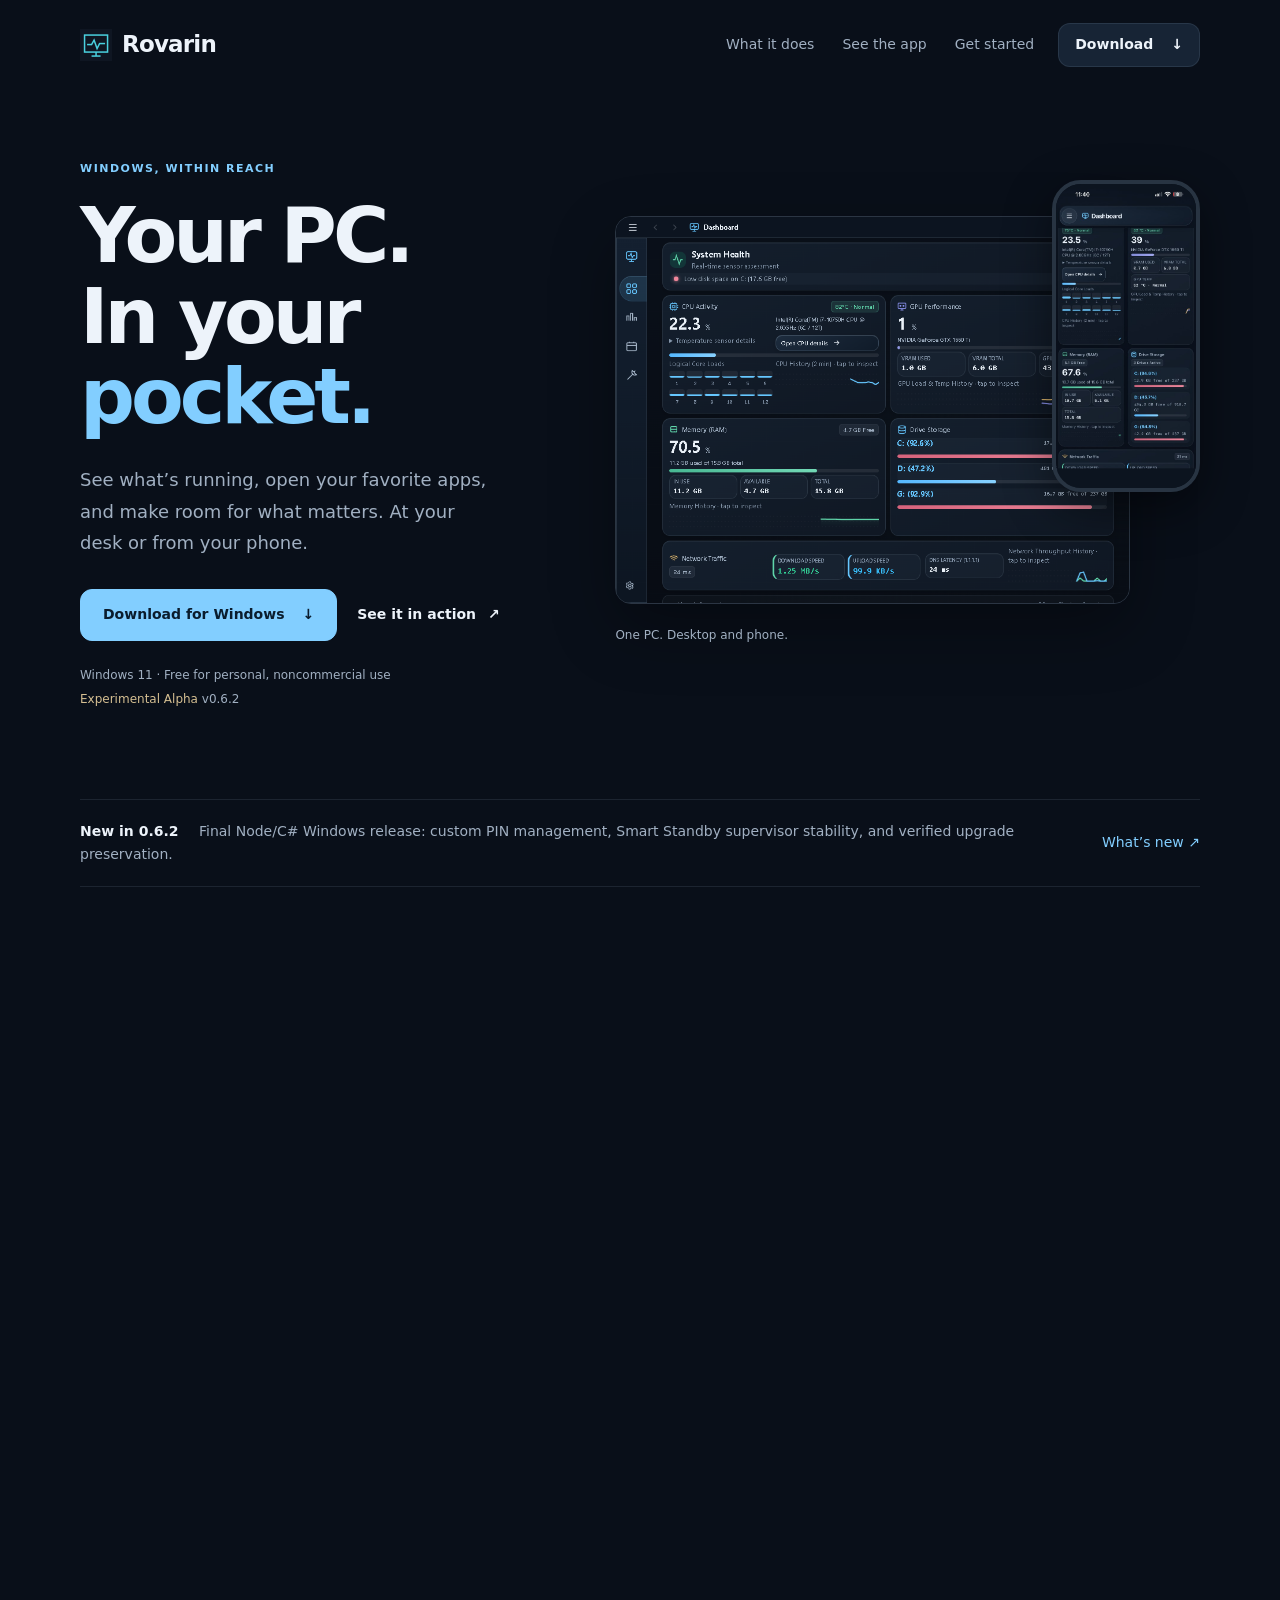
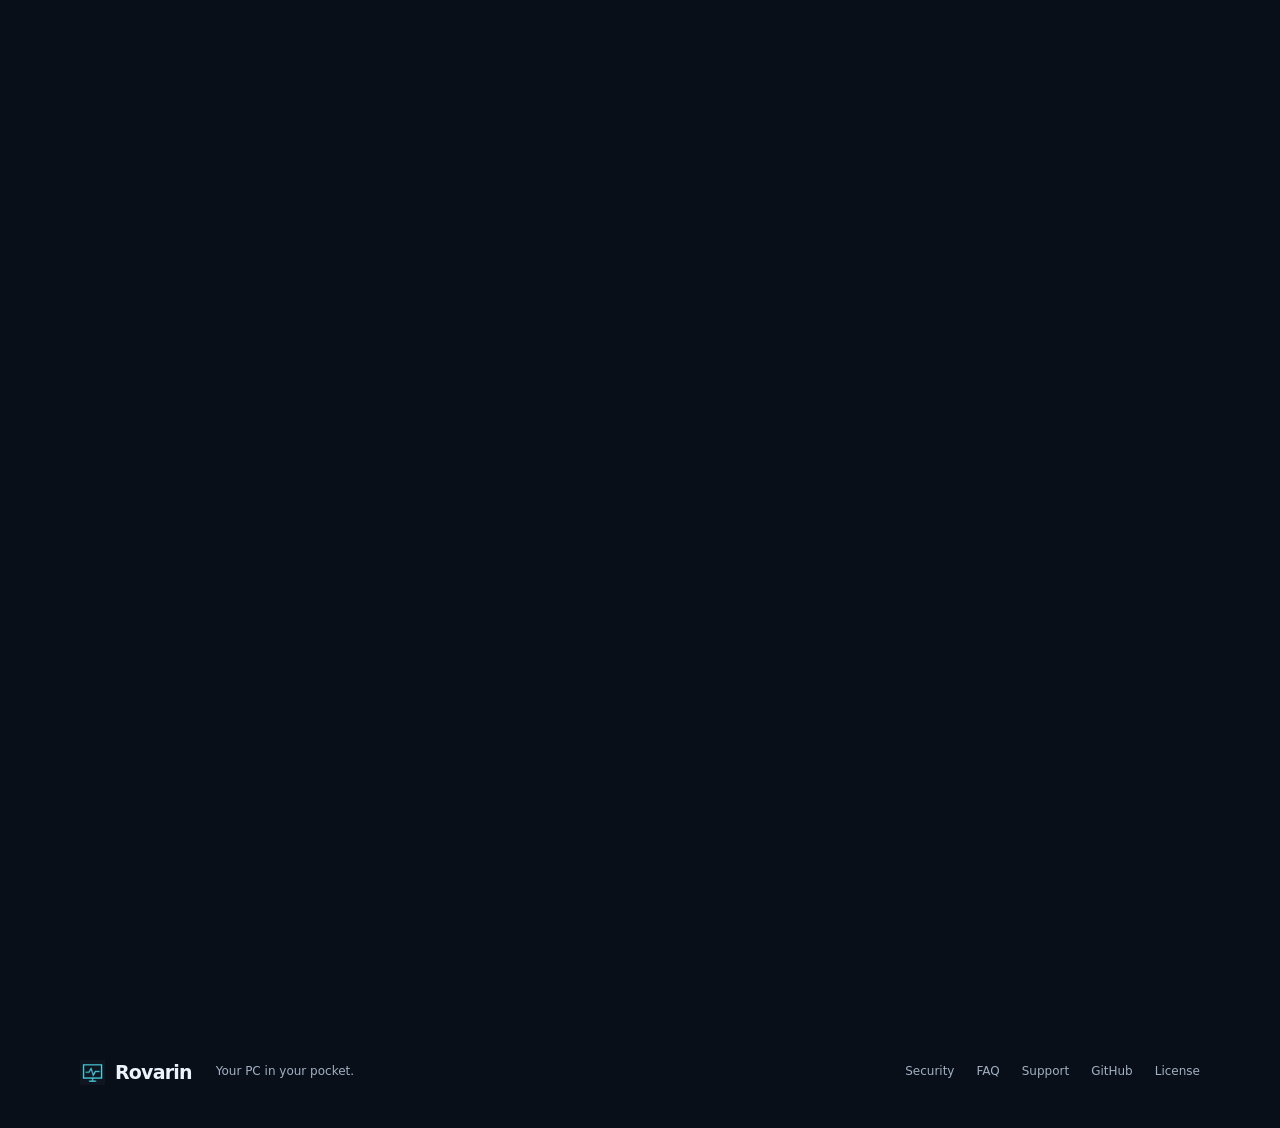
<file: index.html>
<!doctype html>
<html lang="en">
<head>
  <meta charset="utf-8"><meta name="viewport" content="width=device-width,initial-scale=1">
  <meta name="theme-color" content="#090f19">
  <meta name="description" content="Your PC in your pocket. Rovarin brings Windows monitoring, processes and maintenance to a native desktop app and your phone, connected through Tailscale.">
  <meta http-equiv="Content-Security-Policy" content="default-src 'self'; img-src 'self'; style-src 'self'; script-src 'self' 'sha256-9p12jeQcRcm+Gd/pIW0yFte/k/zZdJ9MRvIP1ODaRV0='; object-src 'none'; base-uri 'none'; form-action 'none'">
  <meta property="og:title" content="Rovarin — Your PC in your pocket."><meta property="og:description" content="Keep an eye on your Windows PC. At your desk or from your phone.">
  <title>Rovarin — Your PC in your pocket.</title>
  <link rel="icon" href="/assets/images/icon.png"><link rel="stylesheet" href="/assets/css/home.css?v=040-release"><script src="/assets/js/home.js?v=040-release" defer></script>
<link rel="canonical" href="https://rovarinofficial.com/"><meta name="robots" content="index, follow"><meta property="og:type" content="website"><meta property="og:site_name" content="Rovarin"><meta property="og:url" content="https://rovarinofficial.com/"><meta property="og:image" content="https://rovarinofficial.com/assets/images/social-preview.png"><meta name="twitter:card" content="summary_large_image"><meta name="twitter:title" content="Rovarin — Your PC in your pocket."><meta name="twitter:description" content="Monitor and control your Windows PC from your phone."><meta name="twitter:image" content="https://rovarinofficial.com/assets/images/social-preview.png"><script type="application/ld+json">{"@context":"https://schema.org","@graph":[{"@type":"WebSite","name":"Rovarin","url":"https://rovarinofficial.com/"},{"@type":"SoftwareApplication","name":"Rovarin","applicationCategory":"UtilitiesApplication","operatingSystem":"Windows 11","softwareVersion":"0.6.2","description":"Monitor and control your Windows PC from a phone or supported browser through Tailscale. Rovarin runs on your own PC.","url":"https://rovarinofficial.com/","downloadUrl":"https://github.com/DontMovePlease/Rovarin/releases/download/v0.6.2/RovarinSetup.exe","offers":{"@type":"Offer","price":"0","priceCurrency":"USD","description":"Personal/noncommercial use under PolyForm Noncommercial 1.0.0"},"sameAs":["https://github.com/DontMovePlease/Rovarin"],"releaseNotes":"https://github.com/DontMovePlease/Rovarin/releases/tag/v0.6.2","license":"https://github.com/DontMovePlease/Rovarin/blob/main/LICENSE"},{"@type":"Organization","name":"Rovarin","url":"https://rovarinofficial.com/","logo":"https://rovarinofficial.com/assets/images/icon.png","email":"support@rovarinofficial.com","contactPoint":{"@type":"ContactPoint","email":"support@rovarinofficial.com","contactType":"customer support"}}]}</script></head>
<body>
<a class="skip" href="#main">Skip to content</a>
<header class="site-header wrap">
  <a class="brand" href="/" aria-label="Rovarin home"><img src="/assets/images/icon.png" alt="" width="32" height="32">Rovarin</a>
  <button class="menu-toggle" data-menu type="button" aria-expanded="false" aria-controls="nav-links" aria-label="Open navigation">☰</button>
  <nav data-nav id="nav-links" aria-label="Main navigation"><a href="#features">What it does</a><a href="#look">See the app</a><a href="#setup">Get started</a></nav>
  <a class="button small" href="https://github.com/DontMovePlease/Rovarin/releases/download/v0.6.2/RovarinSetup.exe">Download <span aria-hidden="true">↓</span></a>
</header>
<main id="main">
<section class="hero wrap">
  <div class="hero-copy">
    <p class="eyebrow">Windows, within reach</p>
    <h1>Your PC.<br>In your <span>pocket.</span></h1>
    <p class="lead">See what’s running, open your favorite apps, and make room for what matters. At your desk or from your phone.</p>
    <div class="hero-actions"><a class="button primary" href="https://github.com/DontMovePlease/Rovarin/releases/download/v0.6.2/RovarinSetup.exe">Download for Windows <span aria-hidden="true">↓</span></a><a class="text-link" href="#look">See it in action <span aria-hidden="true">↗</span></a></div>
    <p class="download-note">Windows 11 · Free for personal, noncommercial use<br><span class="alpha-label">Experimental Alpha</span> v0.6.2</p>
  </div>
  <div class="hero-stage" aria-label="The Rovarin desktop and phone dashboard">
    <div class="desktop-shot"><img src="/assets/images/desktop-dashboard.png" alt="Rovarin on Windows showing live CPU, GPU, memory and network activity" width="888" height="668" fetchpriority="high"></div>
    <div class="phone-shot"><img src="/assets/images/phone-dashboard.jpg" alt="The same PC dashboard on an iPhone" width="471" height="1024" fetchpriority="high"></div>
    <p class="stage-caption">One PC. Desktop and phone.</p>
  </div>
</section>
<div id="updates" class="release-note wrap"><p><span class="release-tag">New in 0.6.2</span> Final Node/C# Windows release: custom PIN management, Smart Standby supervisor stability, and verified upgrade preservation.</p><a href="https://github.com/DontMovePlease/Rovarin/releases/tag/v0.6.2">What’s new <span aria-hidden="true">↗</span></a></div>
<section id="features" class="benefits wrap section" aria-labelledby="features-title">
  <div class="section-heading reveal"><p class="eyebrow">A clearer view of your PC</p><h2 id="features-title">Less digging. More doing.</h2><p>Useful everyday tools, together in one place.</p></div>
  <div class="benefit-grid">
    <article class="benefit reveal"><span class="feature-icon" aria-hidden="true">↗</span><h3>See what’s running.</h3><p>Check processor, memory and network activity. Find the apps using your PC’s resources in a live process list, with End task controls that stay in reach.</p><span class="benefit-detail">Dashboard &amp; Processes</span></article>
    <article class="benefit reveal"><span class="feature-icon violet" aria-hidden="true">▦</span><h3>Keep favorites close.</h3><p>Pin apps to Quick Launch and open them on your PC—even from your phone. Browse installed software in a list or grid.</p><span class="benefit-detail">Quick Launch · Applications · Supported startup controls</span></article>
    <article class="benefit reveal"><span class="feature-icon mint" aria-hidden="true">↺</span><h3>Clear a little clutter.</h3><p>Review supported removals, optionally preview and delete app-specific leftovers, and enable administrator maintenance once with local Windows UAC.</p><span class="benefit-detail">Uninstaller &amp; Maintenance</span></article>
  </div>
</section>
<section id="look" class="showcase wrap section reveal" aria-labelledby="look-title">
  <div class="section-heading"><p class="eyebrow">Take a look</p><h2 id="look-title">The actual app. On your devices.</h2><p>Choose a view to explore the dashboard and tools.</p></div>
  <div class="view-switch" role="group" aria-label="Choose screenshot view"><button type="button" data-view="desktop" aria-pressed="true">Desktop</button><button type="button" data-view="apps" aria-pressed="false">Apps</button><button type="button" data-view="mobile" aria-pressed="false">Phone</button><button type="button" data-view="phone-apps" aria-pressed="false">Phone apps</button><button type="button" data-view="maintenance" aria-pressed="false">Tools</button></div>
  <div class="showcase-screen" id="showcase-screen"><img id="showcase-image" src="/assets/images/desktop-dashboard.png" alt="Actual Rovarin Windows desktop dashboard" width="888" height="668" loading="lazy"><div class="showcase-caption"><span id="showcase-label">The Windows desktop dashboard</span><button type="button" id="expand-shot">View full screenshot <span aria-hidden="true">↗</span></button></div></div>
  <p class="fine-print">Real screenshots. Sensors, installed apps and available tools vary by PC.</p>
</section>
<section id="setup" class="setup wrap section" aria-labelledby="setup-title">
  <div class="section-heading reveal"><p class="eyebrow">Start here</p><h2 id="setup-title">At your desk first.<br>Your phone next.</h2><p>Use Rovarin locally, or connect another device when you’re ready.</p></div>
  <div class="steps">
    <article class="reveal"><span class="step-number">1</span><h3>Install on your PC.</h3><p>Download Rovarin for Windows and follow setup. Keep the PIN it creates for you.</p></article>
    <article class="reveal"><span class="step-number">2</span><h3>Connect your phone.</h3><p>Install Tailscale on both devices and sign into the same network. It’s a separate, secure connection tool.</p></article>
    <article class="reveal"><span class="step-number">3</span><h3>Open your dashboard.</h3><p>Scan the QR code in Rovarin or open its mobile address. Enter your PIN and you’re in.</p></article>
  </div>
  <div class="setup-note reveal"><div><strong>Staying at your desk?</strong><p>Local use works without Tailscale. For phone access, your PC needs to be on and connected. No router port forwarding.</p></div><a class="text-link" href="/security/">How access works <span aria-hidden="true">↗</span></a></div>
</section>
<section class="faq wrap section reveal" aria-labelledby="faq-title"><div class="section-heading"><p class="eyebrow">Good to know</p><h2 id="faq-title">A few quick answers.</h2></div><div class="questions">
  <details><summary>Is Rovarin free?</summary><p>Yes, for personal and noncommercial use. The code is available under <a href="https://github.com/DontMovePlease/Rovarin/blob/main/LICENSE">PolyForm Noncommercial 1.0.0</a>.</p></details>
  <details><summary>Do I need Tailscale?</summary><p>Only to access Rovarin from another device. You can use the Windows desktop app locally without it. Tailscale is not bundled with the installer.</p></details>
  <details><summary>Is it ready for everyday use?</summary><p>Rovarin is an Experimental Alpha, so expect some rough edges. Hardware support varies, and optional sensors may be unavailable. Read the <a href="https://github.com/DontMovePlease/Rovarin/releases/tag/v0.6.2">release notes</a> before installing.</p></details>
  <details><summary>Why might Windows show an installer warning?</summary><p>The installer is unsigned. Windows may show a SmartScreen warning. Our <a href="/download/">download page</a> explains how to check the installer without disabling Windows security.</p></details>
</div><a class="text-link faq-more" href="/faq/">More answers <span aria-hidden="true">↗</span></a></section>
<section class="final-cta wrap reveal"><p class="eyebrow">Your PC, a little closer</p><h2>Meet your new PC companion.</h2><p>Start with Rovarin on Windows. Take the dashboard with you.</p><a class="button primary" href="/download/">Get Rovarin for Windows <span aria-hidden="true">↓</span></a></section>
</main>
<footer class="wrap"><a class="brand" href="/"><img src="/assets/images/icon.png" alt="" width="25" height="25">Rovarin</a><p>Your PC in your pocket.</p><nav aria-label="Footer"><a href="/security/">Security</a><a href="/faq/">FAQ</a><a href="mailto:support@rovarinofficial.com">Support</a><a href="https://github.com/DontMovePlease/Rovarin">GitHub</a><a href="https://github.com/DontMovePlease/Rovarin/blob/main/LICENSE">License</a></nav></footer>
<dialog id="screenshot-dialog" aria-label="Full Rovarin screenshot"><button id="close-shot" type="button" aria-label="Close screenshot">×</button><img id="full-shot" alt=""></dialog>
</body></html>
</file>
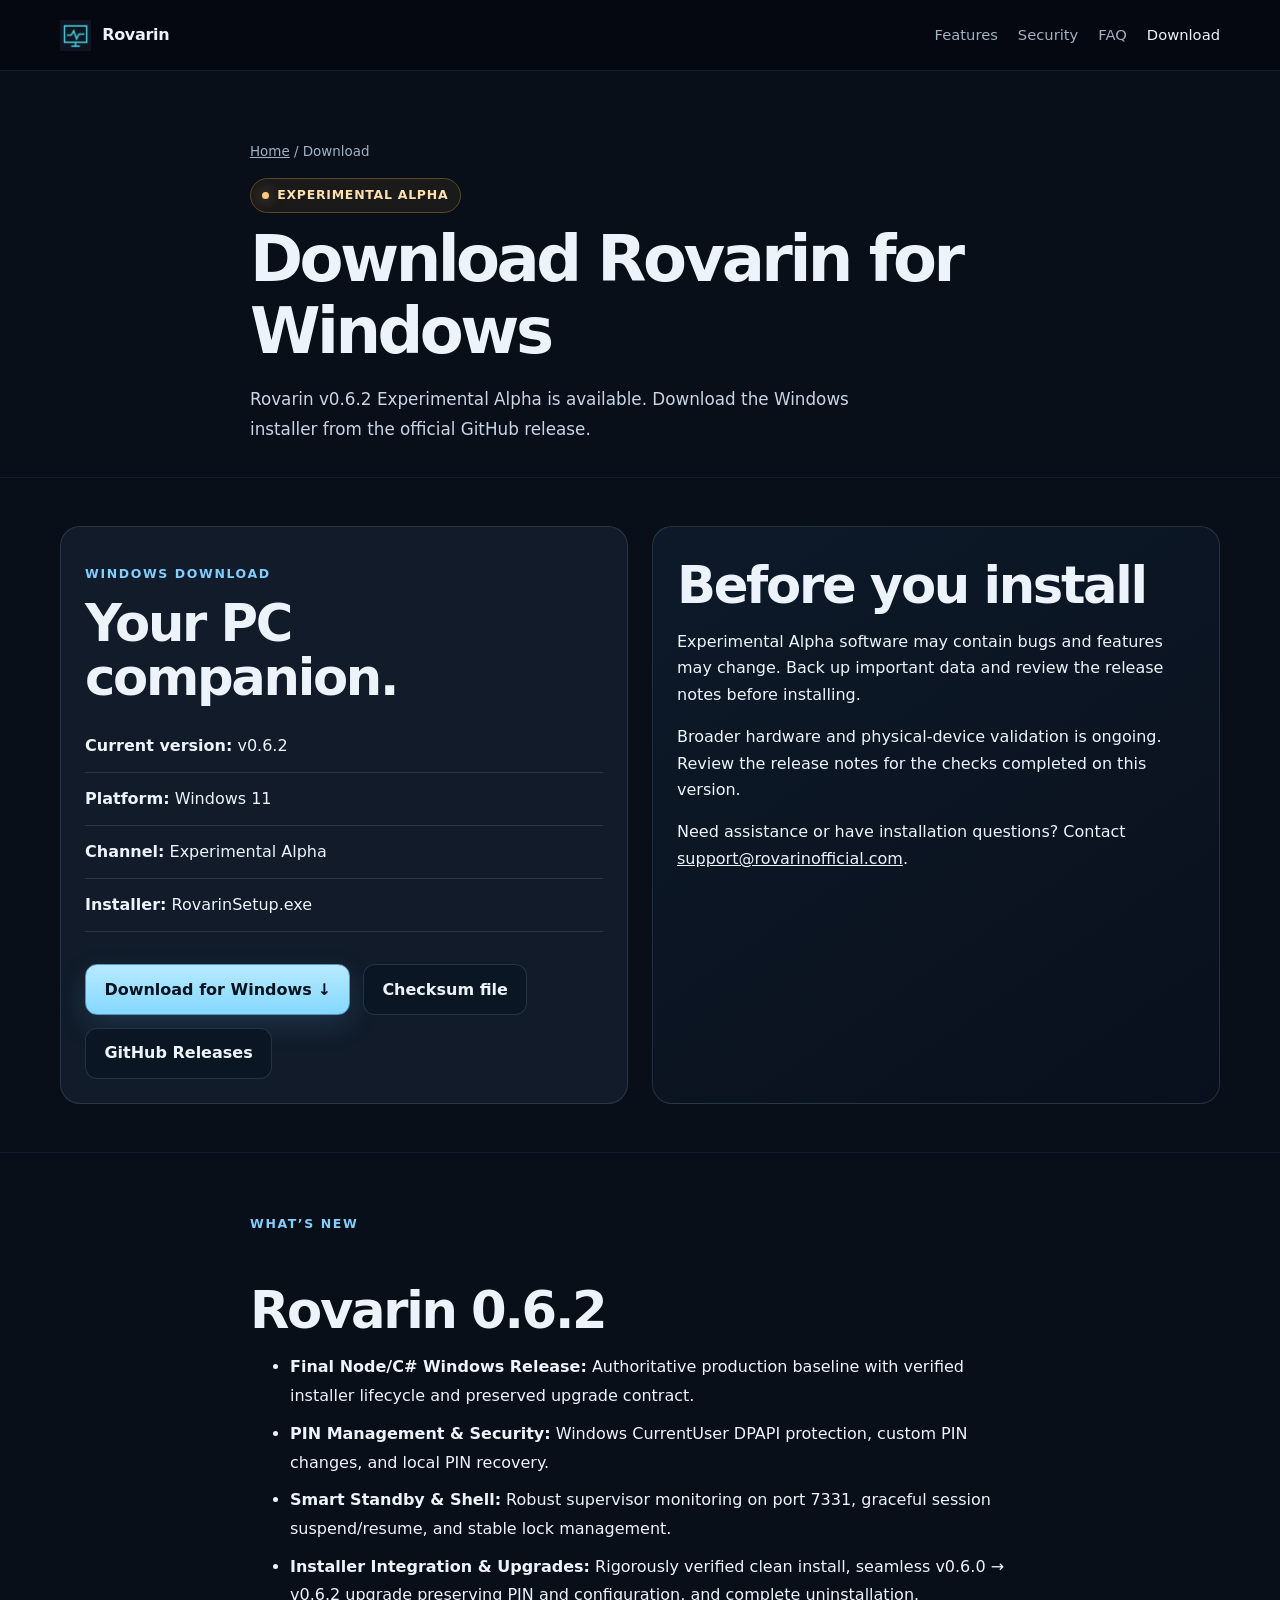
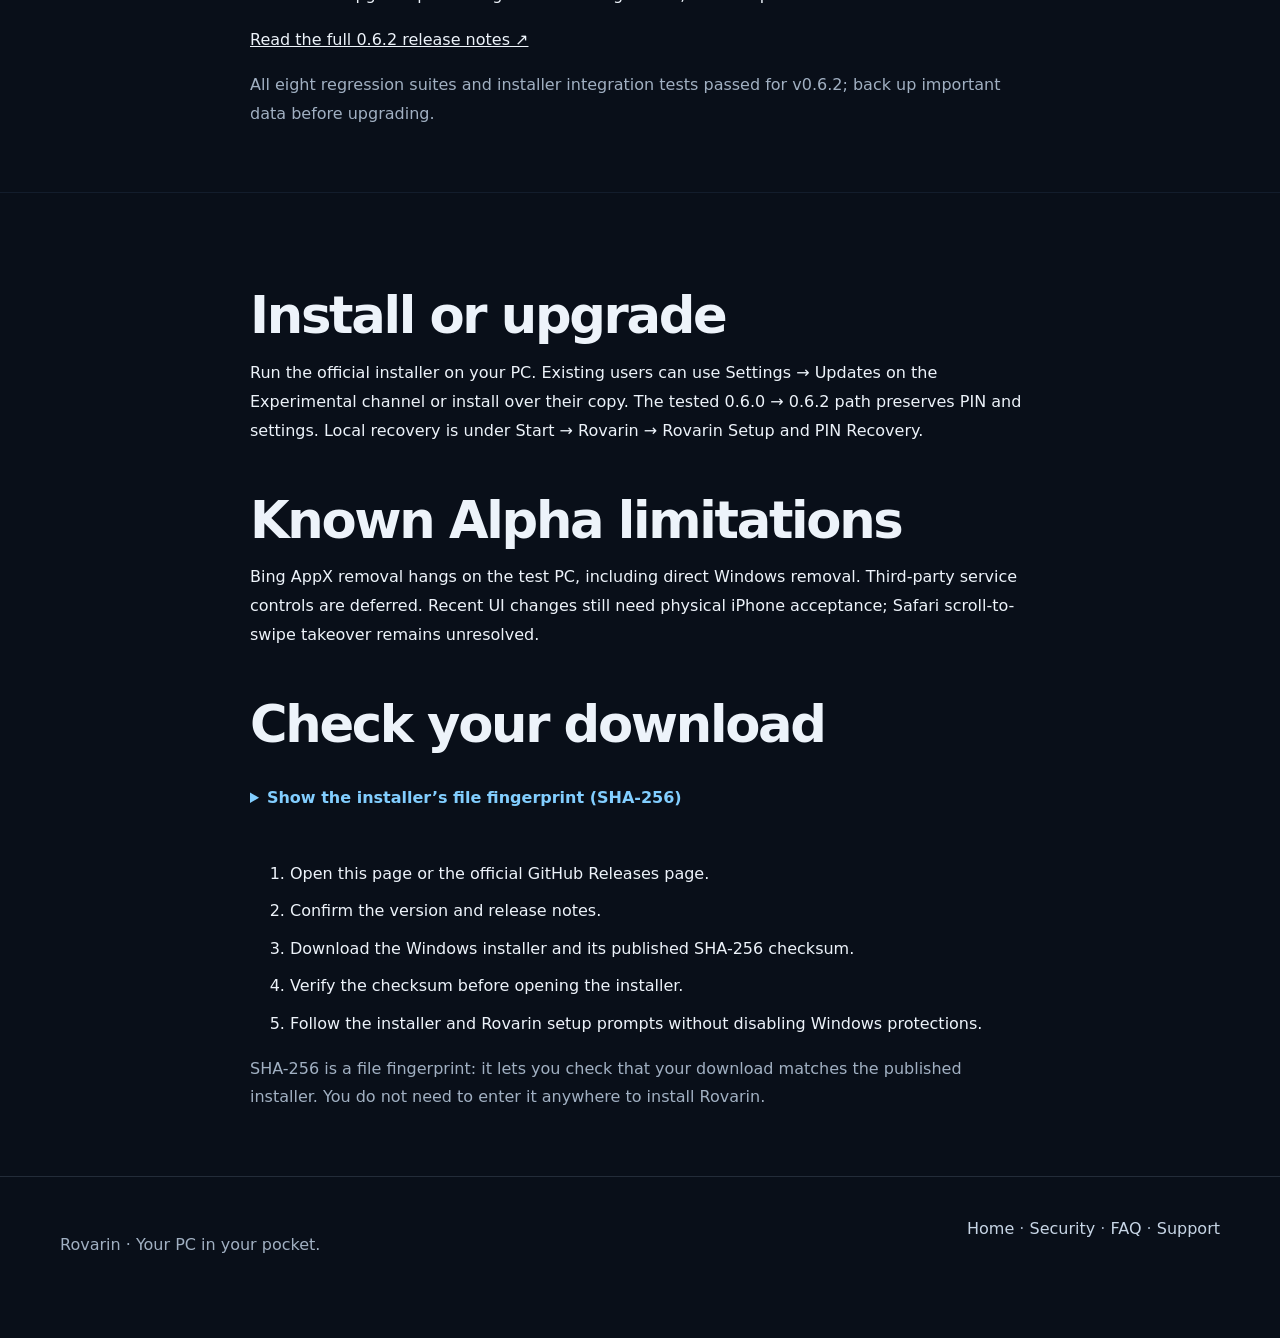
<file: download/index.html>
<!doctype html><html lang="en"><head><meta charset="utf-8"><meta name="viewport" content="width=device-width,initial-scale=1"><title>Download Rovarin for Windows — Experimental Alpha</title><meta name="description" content="Rovarin download status, Experimental Alpha warnings, release verification and Windows installer information."><link rel="canonical" href="https://rovarinofficial.com/download/"><meta property="og:title" content="Download Rovarin for Windows"><meta property="og:description" content="Check the current Rovarin Experimental Alpha release status and verification information."><meta property="og:type" content="website"><meta property="og:site_name" content="Rovarin"><meta property="og:url" content="https://rovarinofficial.com/download/"><meta property="og:image" content="https://rovarinofficial.com/assets/images/social-preview.png"><meta name="twitter:card" content="summary_large_image"><meta name="twitter:title" content="Download Rovarin for Windows"><meta name="twitter:description" content="Rovarin Experimental Alpha download and release status."><meta name="twitter:image" content="https://rovarinofficial.com/assets/images/social-preview.png"><meta name="theme-color" content="#050911"><link rel="icon" type="image/png" href="/assets/images/icon.png"><link rel="icon" type="image/svg+xml" href="data:image/svg+xml,%3Csvg xmlns='http://www.w3.org/2000/svg' viewBox='0 0 64 64'%3E%3Crect width='64' height='64' rx='17' fill='%2308111e'/%3E%3Cpath d='M19 47V17h14q12 0 12 10 0 7-7 9l9 11H36l-8-10v10zm9-18h5q4 0 4-3t-4-3h-5z' fill='%23a9e4ff'/%3E%3C/svg%3E"><link rel="stylesheet" href="/assets/css/site.css"><meta name="robots" content="index, follow"></head><body><a class="skip" href="#main">Skip to content</a><header class="site-header"><nav class="nav wrap" aria-label="Primary"><a class="brand" href="/"><span class="mark" aria-hidden="true"></span>Rovarin</a><button class="menu" data-menu aria-expanded="false" aria-controls="nav-links">Menu</button><div class="nav-links" data-nav id="nav-links"><a href="/#features">Features</a><a href="/security/">Security</a><a href="/faq/">FAQ</a><a href="/download/" aria-current="page">Download</a></div></nav></header><main id="main"><header class="page-hero"><div class="wrap prose"><p class="breadcrumbs"><a href="/">Home</a> / Download</p><span class="status">Experimental Alpha</span><h1>Download Rovarin for Windows</h1><p class="lead">Rovarin v0.6.2 Experimental Alpha is available. Download the Windows installer from the official GitHub release.</p></div></header><section class="section"><div class="wrap grid grid-2"><article class="card warning"><p class="kicker">Windows download</p><h2>Your PC companion.</h2><ul class="list-clean"><li><strong>Current version:</strong> v0.6.2</li><li><strong>Platform:</strong> Windows 11</li><li><strong>Channel:</strong> Experimental Alpha</li><li><strong>Installer:</strong> RovarinSetup.exe</li></ul><div class="actions"><a class="button" href="https://github.com/DontMovePlease/Rovarin/releases/download/v0.6.2/RovarinSetup.exe">Download for Windows ↓</a><a class="button secondary" href="https://github.com/DontMovePlease/Rovarin/releases/download/v0.6.2/RovarinSetup.sha256">Checksum file</a><a class="button secondary" href="https://github.com/DontMovePlease/Rovarin/releases" target="_blank" rel="noopener noreferrer">GitHub Releases</a></div></article><article class="card"><h2>Before you install</h2><p>Experimental Alpha software may contain bugs and features may change. Back up important data and review the release notes before installing.</p><p>Broader hardware and physical-device validation is ongoing. Review the release notes for the checks completed on this version.</p><p>Need assistance or have installation questions? Contact <a href="mailto:support@rovarinofficial.com">support@rovarinofficial.com</a>.</p></article></div></section><section class="section" id="updates"><div class="wrap prose"><p class="kicker">What’s new</p><h2>Rovarin 0.6.2</h2><ul><li><strong>Final Node/C# Windows Release:</strong> Authoritative production baseline with verified installer lifecycle and preserved upgrade contract.</li><li><strong>PIN Management &amp; Security:</strong> Windows CurrentUser DPAPI protection, custom PIN changes, and local PIN recovery.</li><li><strong>Smart Standby &amp; Shell:</strong> Robust supervisor monitoring on port 7331, graceful session suspend/resume, and stable lock management.</li><li><strong>Installer Integration &amp; Upgrades:</strong> Rigorously verified clean install, seamless v0.6.0 → v0.6.2 upgrade preserving PIN and configuration, and complete uninstallation.</li></ul><p><a href="https://github.com/DontMovePlease/Rovarin/releases/tag/v0.6.2">Read the full 0.6.2 release notes ↗</a></p><p class="muted">All eight regression suites and installer integration tests passed for v0.6.2; back up important data before upgrading.</p></div></section><section class="section"><div class="wrap prose"><h2>Install or upgrade</h2><p>Run the official installer on your PC. Existing users can use Settings → Updates on the Experimental channel or install over their copy. The tested 0.6.0 → 0.6.2 path preserves PIN and settings. Local recovery is under Start → Rovarin → Rovarin Setup and PIN Recovery.</p><h2>Known Alpha limitations</h2><p>Bing AppX removal hangs on the test PC, including direct Windows removal. Third-party service controls are deferred. Recent UI changes still need physical iPhone acceptance; Safari scroll-to-swipe takeover remains unresolved.</p><h2>Check your download</h2><details class="verification-details"><summary>Show the installer’s file fingerprint (SHA-256)</summary><p>The installer is unsigned, so Windows may show a SmartScreen warning. Confirm that you reached the official GitHub release and compare the installer checksum. Do not turn off Windows security protections.</p><code class="checksum">7afced7f0cae3066c19aa12012e8c8605e80f7b0a9d9ef08dd77a19307a8327f</code></details><ol><li>Open this page or the official GitHub Releases page.</li><li>Confirm the version and release notes.</li><li>Download the Windows installer and its published SHA-256 checksum.</li><li>Verify the checksum before opening the installer.</li><li>Follow the installer and Rovarin setup prompts without disabling Windows protections.</li></ol><p class="muted">SHA-256 is a file fingerprint: it lets you check that your download matches the published installer. You do not need to enter it anywhere to install Rovarin.</p></div></section></main><footer class="footer"><div class="wrap footer-grid"><p>Rovarin · Your PC in your pocket.</p><nav aria-label="Footer"><a href="/">Home</a> · <a href="/security/">Security</a> · <a href="/faq/">FAQ</a> · <a href="mailto:support@rovarinofficial.com">Support</a></nav></div></footer><script src="/assets/js/site.js" defer></script></body></html>
</file>
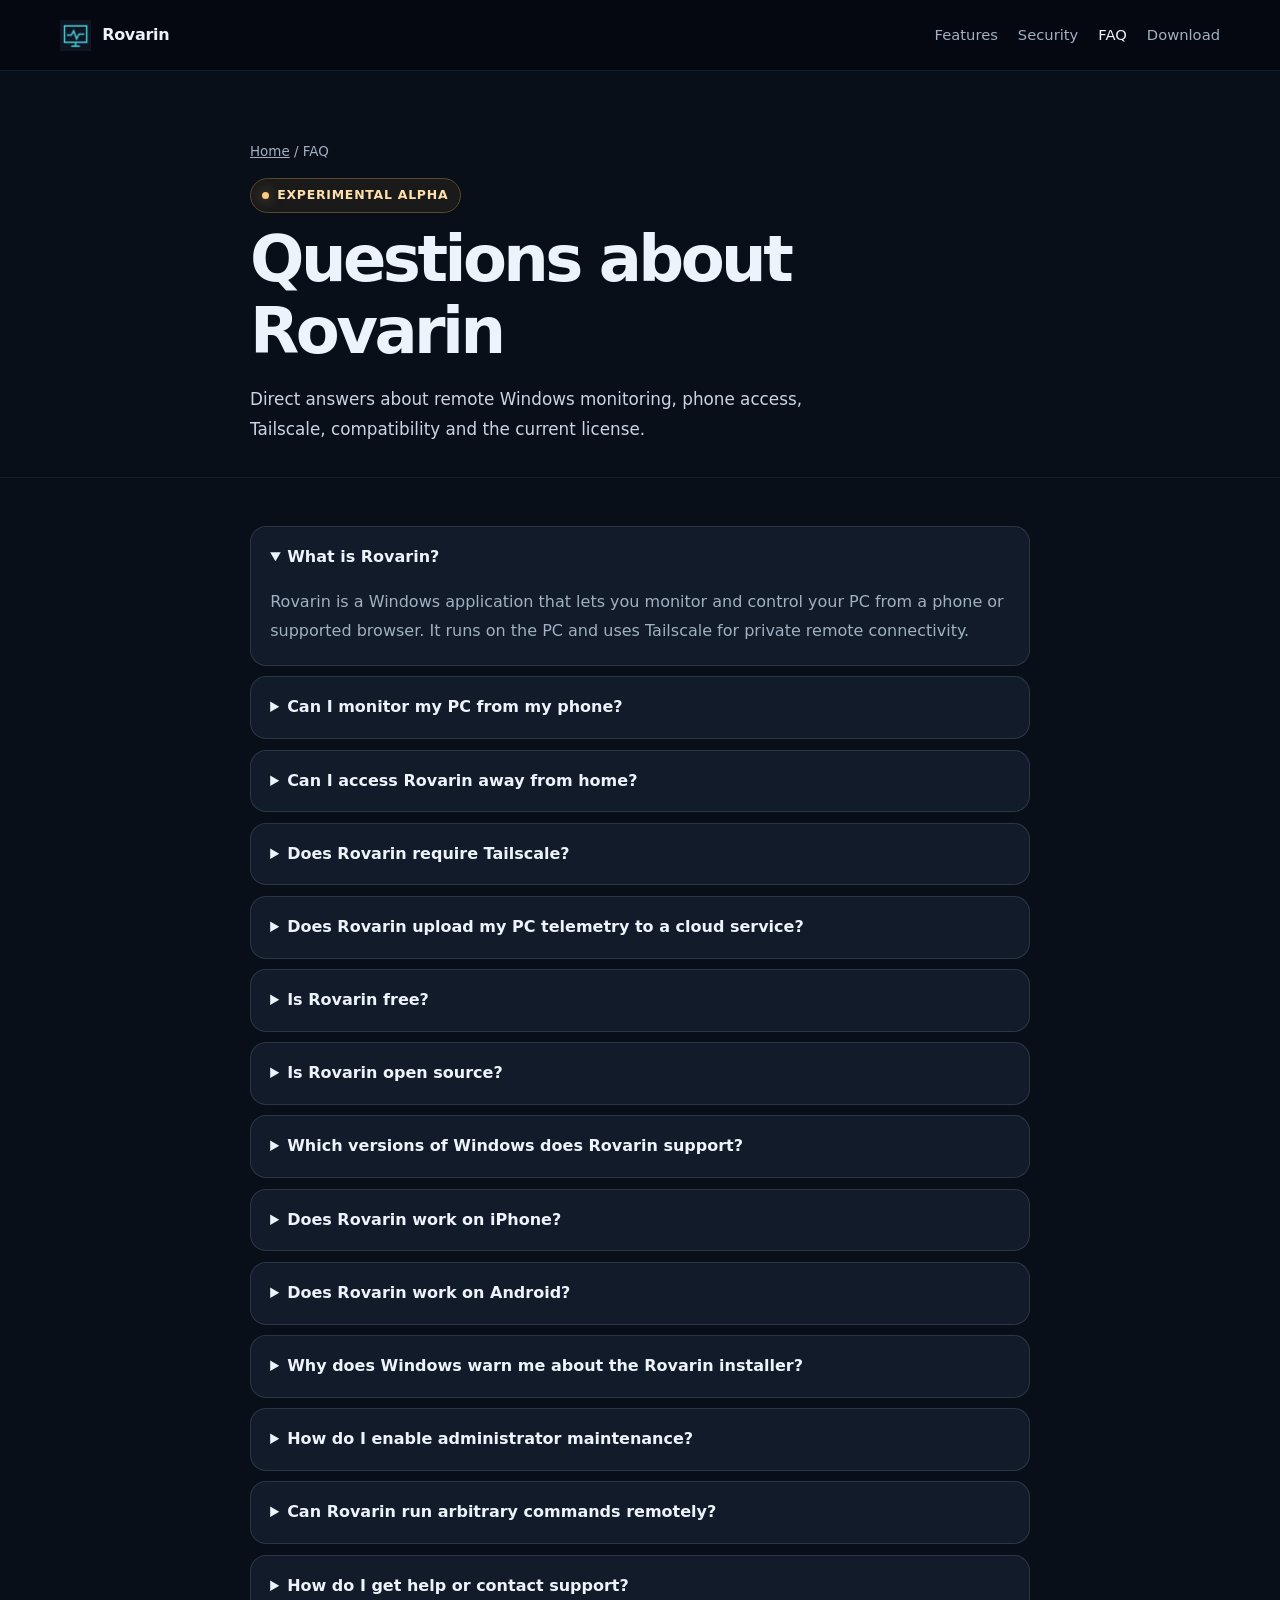
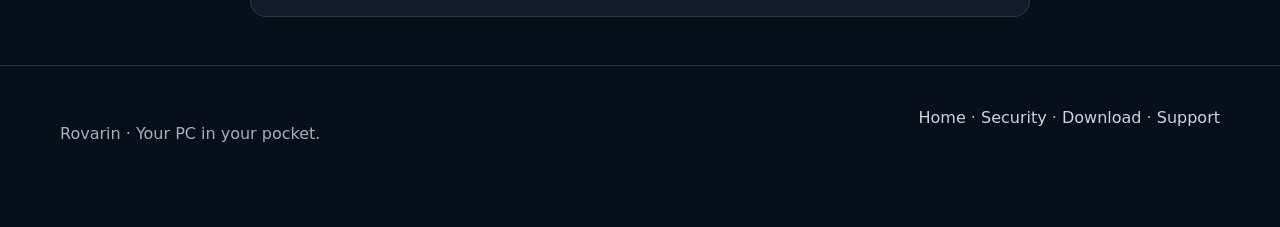
<file: faq/index.html>
<!doctype html><html lang="en"><head><meta charset="utf-8"><meta name="viewport" content="width=device-width,initial-scale=1"><title>Rovarin FAQ — Windows PC monitoring from your phone</title><meta name="description" content="Answers about Rovarin remote PC monitoring, Tailscale, phone compatibility, pricing, licensing and Experimental Alpha installer warnings."><link rel="canonical" href="https://rovarinofficial.com/faq/"><meta property="og:title" content="Rovarin frequently asked questions"><meta property="og:description" content="Direct answers about monitoring a Windows PC from a phone with Rovarin and Tailscale."><meta property="og:type" content="article"><meta property="og:site_name" content="Rovarin"><meta property="og:url" content="https://rovarinofficial.com/faq/"><meta property="og:image" content="https://rovarinofficial.com/assets/images/social-preview.png"><meta name="twitter:card" content="summary_large_image"><meta name="twitter:title" content="Rovarin FAQ"><meta name="twitter:description" content="Answers about Rovarin, phones, Windows, Tailscale and licensing."><meta name="twitter:image" content="https://rovarinofficial.com/assets/images/social-preview.png"><meta name="theme-color" content="#050911"><link rel="icon" type="image/png" href="/assets/images/icon.png"><link rel="icon" type="image/svg+xml" href="data:image/svg+xml,%3Csvg xmlns='http://www.w3.org/2000/svg' viewBox='0 0 64 64'%3E%3Crect width='64' height='64' rx='17' fill='%2308111e'/%3E%3Cpath d='M19 47V17h14q12 0 12 10 0 7-7 9l9 11H36l-8-10v10zm9-18h5q4 0 4-3t-4-3h-5z' fill='%23a9e4ff'/%3E%3C/svg%3E"><link rel="stylesheet" href="/assets/css/site.css"><script type="application/ld+json">{"@context":"https://schema.org","@type":"FAQPage","mainEntity":[{"@type":"Question","name":"What is Rovarin?","acceptedAnswer":{"@type":"Answer","text":"Rovarin is a Windows application that lets you monitor and control your PC from a phone or supported browser. Rovarin runs on the PC and uses Tailscale for private remote connectivity."}},{"@type":"Question","name":"Can I monitor my PC from my phone?","acceptedAnswer":{"@type":"Answer","text":"Yes. Rovarin provides a mobile-friendly PC monitoring dashboard for supported browsers, with CPU, GPU, memory, storage, network, processes and uptime information where available."}},{"@type":"Question","name":"Does Rovarin require Tailscale?","acceptedAnswer":{"@type":"Answer","text":"Tailscale is used for private access from another device, especially away from home. It must be installed and Connected on both devices; Rovarin does not enable it for you."}},{"@type":"Question","name":"Is Rovarin open source?","acceptedAnswer":{"@type":"Answer","text":"No. Rovarin is source-available for noncommercial use under its current project license, but it is not described as OSI open source."}},{"@type":"Question","name":"How do I get help or contact support?","acceptedAnswer":{"@type":"Answer","text":"If you have questions, feedback, or need help setting up Rovarin, email support@rovarinofficial.com. For bug reports, you can also submit an issue on GitHub."}}]}</script><meta name="robots" content="index, follow"></head><body><a class="skip" href="#main">Skip to content</a><header class="site-header"><nav class="nav wrap" aria-label="Primary"><a class="brand" href="/"><span class="mark" aria-hidden="true"></span>Rovarin</a><button class="menu" data-menu aria-expanded="false" aria-controls="nav-links">Menu</button><div class="nav-links" data-nav id="nav-links"><a href="/#features">Features</a><a href="/security/">Security</a><a href="/faq/" aria-current="page">FAQ</a><a href="/download/">Download</a></div></nav></header><main id="main"><header class="page-hero"><div class="wrap prose"><p class="breadcrumbs"><a href="/">Home</a> / FAQ</p><span class="status">Experimental Alpha</span><h1>Questions about Rovarin</h1><p class="lead">Direct answers about remote Windows monitoring, phone access, Tailscale, compatibility and the current license.</p></div></header><section class="section"><div class="wrap prose faq-list"><details open><summary>What is Rovarin?</summary><p>Rovarin is a Windows application that lets you monitor and control your PC from a phone or supported browser. It runs on the PC and uses Tailscale for private remote connectivity.</p></details><details><summary>Can I monitor my PC from my phone?</summary><p>Yes. Rovarin provides a mobile-friendly PC monitoring dashboard with CPU, GPU, memory, storage, network, processes and uptime information where available.</p></details><details><summary>Can I access Rovarin away from home?</summary><p>Yes. Install Tailscale on the PC and your phone or browser device, connect both to the same Tailscale network, then open the Rovarin link and enter your PIN. Rovarin does not turn Tailscale on for you.</p></details><details><summary>Does Rovarin require Tailscale?</summary><p>The Windows desktop app and local PIN setup work without Tailscale. For access from your phone or another device, Tailscale must be installed and connected on both devices. Wi-Fi alone is not the supported remote connection. Rovarin checks Tailscale during setup, but does not turn it on for you.</p></details><details><summary>Does Rovarin upload my PC telemetry to a cloud service?</summary><p>Rovarin does not require a Rovarin-hosted cloud dashboard. Telemetry is collected on your PC and shown through the locally hosted dashboard over the supported connection.</p></details><details><summary>Is Rovarin free?</summary><p>The current project is available for noncommercial use under its license. Review the current license before use because “free” does not remove its conditions.</p></details><details><summary>Is Rovarin open source?</summary><p>No. Rovarin is source-available for noncommercial use under its current project license, but it is not described as OSI open source.</p></details><details><summary>Which versions of Windows does Rovarin support?</summary><p>The current installer targets Windows 11 x64. Broader hardware and Windows configuration validation is ongoing; check the release notes for the tested scenarios.</p></details><details><summary>Does Rovarin work on iPhone?</summary><p>Rovarin is designed for supported phone browsers, but this website does not claim verified iPhone compatibility until the release documentation confirms the tested iOS and browser versions.</p></details><details><summary>Does Rovarin work on Android?</summary><p>Rovarin is designed for supported phone browsers, but this website does not claim verified Android compatibility until the release documentation confirms the tested Android and browser versions.</p></details><details><summary>Why does Windows warn me about the Rovarin installer?</summary><p>An Experimental Alpha installer that is not yet code-signed may not have established SmartScreen reputation. Verify that it came from the official release and compare its checksum. Do not disable Windows security protections.</p></details><details><summary>How do I enable administrator maintenance?</summary><p>In the Windows app, open Settings → Administrator Maintenance → Enable. Approve Windows UAC locally once to provision and enroll the protected component. Remote requests remain authenticated and limited to the five supported actions. Disable revokes access; enrollment cannot be started from a phone.</p></details><details><summary>Can Rovarin run arbitrary commands remotely?</summary><p>No. Rovarin exposes specific implemented controls such as safeguarded process termination and allowlisted maintenance actions, not a general remote command shell.</p></details><details><summary>How do I get help or contact support?</summary><p>If you have questions, feedback, or need help setting up Rovarin, email <a href="mailto:support@rovarinofficial.com">support@rovarinofficial.com</a>. For bug reports, you can also submit an issue on <a href="https://github.com/DontMovePlease/Rovarin/issues" target="_blank" rel="noopener noreferrer">GitHub</a>.</p></details></div></section></main><footer class="footer"><div class="wrap footer-grid"><p>Rovarin · Your PC in your pocket.</p><nav aria-label="Footer"><a href="/">Home</a> · <a href="/security/">Security</a> · <a href="/download/">Download</a> · <a href="mailto:support@rovarinofficial.com">Support</a></nav></div></footer><script src="/assets/js/site.js" defer></script></body></html>
</file>
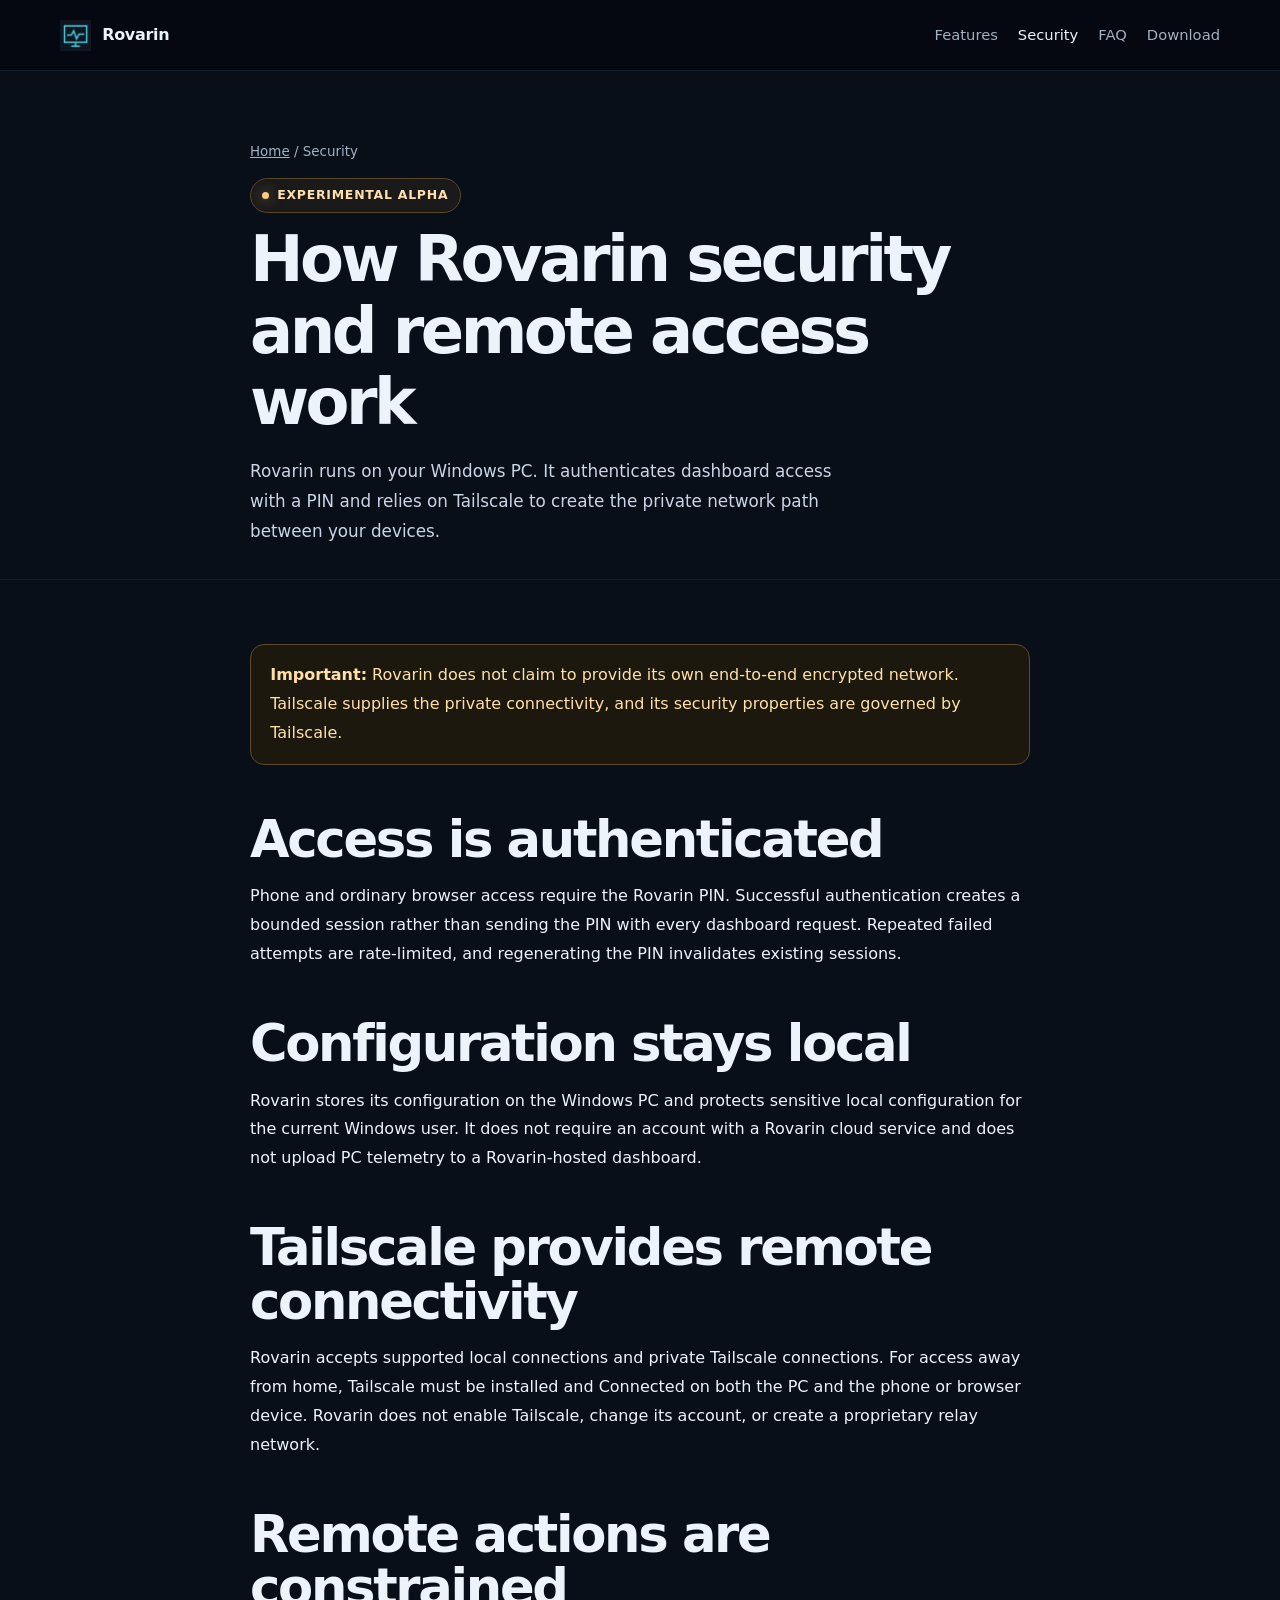
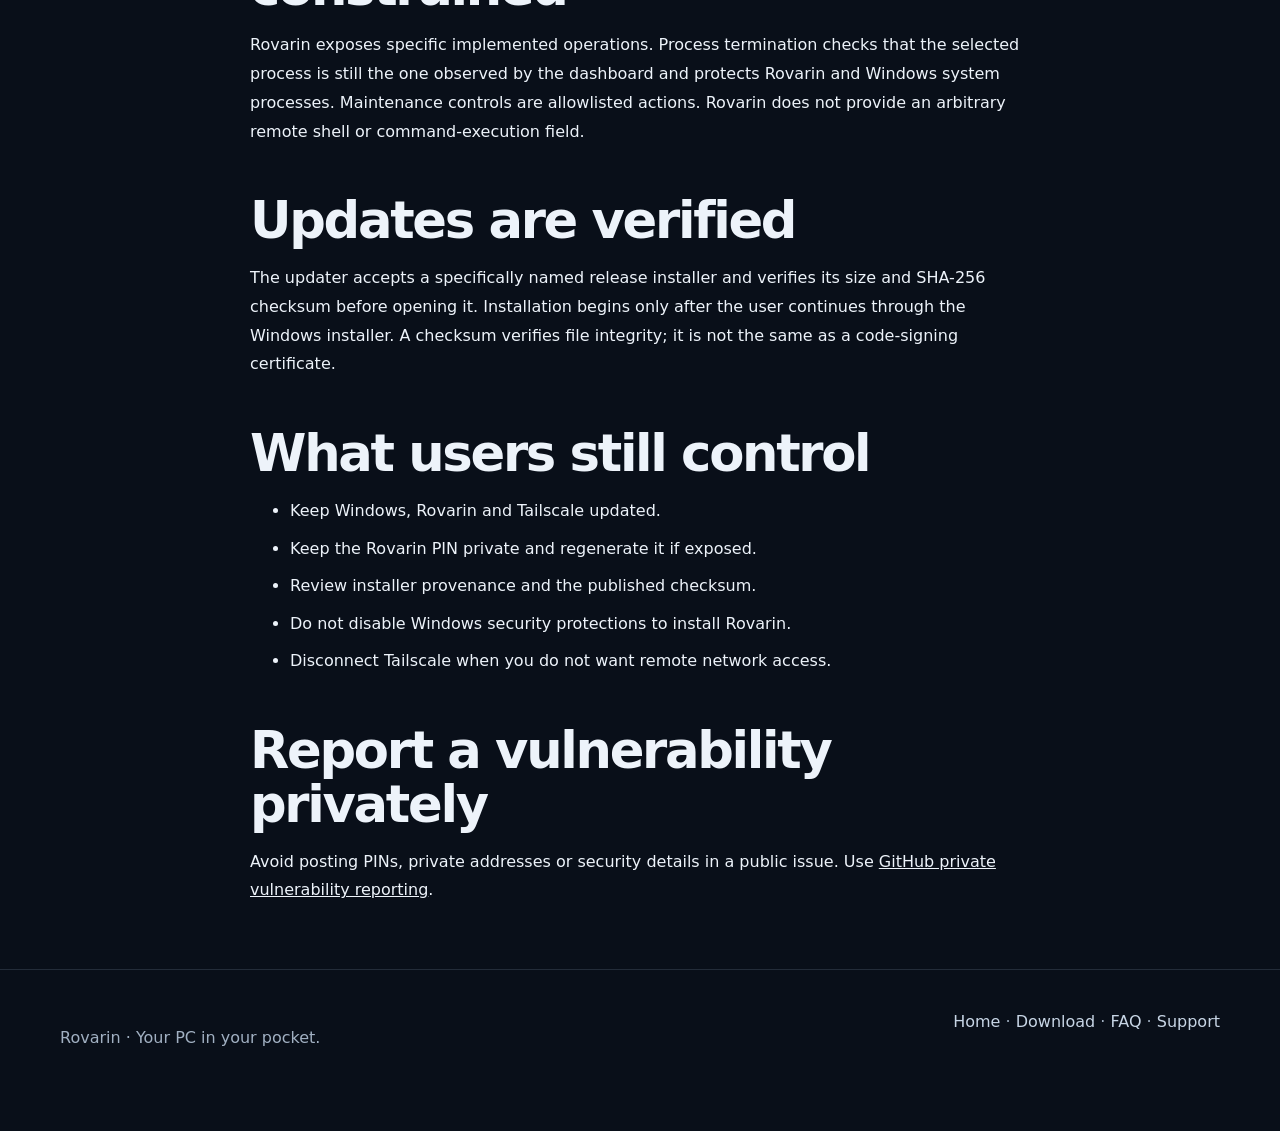
<file: security/index.html>
<!doctype html><html lang="en"><head><meta charset="utf-8"><meta name="viewport" content="width=device-width,initial-scale=1"><title>Rovarin security and remote access</title><meta name="description" content="How Rovarin uses PIN authentication, local configuration, bounded sessions, verified updates and Tailscale for private remote access."><link rel="canonical" href="https://rovarinofficial.com/security/"><meta property="og:title" content="Rovarin security and remote access"><meta property="og:description" content="A factual explanation of Rovarin authentication, sessions, updates and Tailscale connectivity."><meta property="og:type" content="article"><meta property="og:site_name" content="Rovarin"><meta property="og:url" content="https://rovarinofficial.com/security/"><meta property="og:image" content="https://rovarinofficial.com/assets/images/social-preview.png"><meta name="twitter:card" content="summary_large_image"><meta name="twitter:title" content="Rovarin security and remote access"><meta name="twitter:description" content="How Rovarin protects access to your PC dashboard."><meta name="twitter:image" content="https://rovarinofficial.com/assets/images/social-preview.png"><meta name="theme-color" content="#050911"><link rel="icon" type="image/png" href="/assets/images/icon.png"><link rel="icon" type="image/svg+xml" href="data:image/svg+xml,%3Csvg xmlns='http://www.w3.org/2000/svg' viewBox='0 0 64 64'%3E%3Crect width='64' height='64' rx='17' fill='%2308111e'/%3E%3Cpath d='M19 47V17h14q12 0 12 10 0 7-7 9l9 11H36l-8-10v10zm9-18h5q4 0 4-3t-4-3h-5z' fill='%23a9e4ff'/%3E%3C/svg%3E"><link rel="stylesheet" href="/assets/css/site.css"><meta name="robots" content="index, follow"></head><body><a class="skip" href="#main">Skip to content</a><header class="site-header"><nav class="nav wrap" aria-label="Primary"><a class="brand" href="/"><span class="mark" aria-hidden="true"></span>Rovarin</a><button class="menu" data-menu aria-expanded="false" aria-controls="nav-links">Menu</button><div class="nav-links" data-nav id="nav-links"><a href="/#features">Features</a><a href="/security/" aria-current="page">Security</a><a href="/faq/">FAQ</a><a href="/download/">Download</a></div></nav></header><main id="main"><header class="page-hero"><div class="wrap prose"><p class="breadcrumbs"><a href="/">Home</a> / Security</p><span class="status">Experimental Alpha</span><h1>How Rovarin security and remote access work</h1><p class="lead">Rovarin runs on your Windows PC. It authenticates dashboard access with a PIN and relies on Tailscale to create the private network path between your devices.</p></div></header><section class="section"><div class="wrap prose"><p class="notice"><strong>Important:</strong> Rovarin does not claim to provide its own end-to-end encrypted network. Tailscale supplies the private connectivity, and its security properties are governed by Tailscale.</p><h2>Access is authenticated</h2><p>Phone and ordinary browser access require the Rovarin PIN. Successful authentication creates a bounded session rather than sending the PIN with every dashboard request. Repeated failed attempts are rate-limited, and regenerating the PIN invalidates existing sessions.</p><h2>Configuration stays local</h2><p>Rovarin stores its configuration on the Windows PC and protects sensitive local configuration for the current Windows user. It does not require an account with a Rovarin cloud service and does not upload PC telemetry to a Rovarin-hosted dashboard.</p><h2>Tailscale provides remote connectivity</h2><p>Rovarin accepts supported local connections and private Tailscale connections. For access away from home, Tailscale must be installed and Connected on both the PC and the phone or browser device. Rovarin does not enable Tailscale, change its account, or create a proprietary relay network.</p><h2>Remote actions are constrained</h2><p>Rovarin exposes specific implemented operations. Process termination checks that the selected process is still the one observed by the dashboard and protects Rovarin and Windows system processes. Maintenance controls are allowlisted actions. Rovarin does not provide an arbitrary remote shell or command-execution field.</p><h2>Updates are verified</h2><p>The updater accepts a specifically named release installer and verifies its size and SHA-256 checksum before opening it. Installation begins only after the user continues through the Windows installer. A checksum verifies file integrity; it is not the same as a code-signing certificate.</p><h2>What users still control</h2><ul><li>Keep Windows, Rovarin and Tailscale updated.</li><li>Keep the Rovarin PIN private and regenerate it if exposed.</li><li>Review installer provenance and the published checksum.</li><li>Do not disable Windows security protections to install Rovarin.</li><li>Disconnect Tailscale when you do not want remote network access.</li></ul><h2>Report a vulnerability privately</h2><p>Avoid posting PINs, private addresses or security details in a public issue. Use <a href="https://github.com/DontMovePlease/Rovarin/security/advisories/new" target="_blank" rel="noopener noreferrer">GitHub private vulnerability reporting</a>.</p></div></section></main><footer class="footer"><div class="wrap footer-grid"><p>Rovarin · Your PC in your pocket.</p><nav aria-label="Footer"><a href="/">Home</a> · <a href="/download/">Download</a> · <a href="/faq/">FAQ</a> · <a href="mailto:support@rovarinofficial.com">Support</a></nav></div></footer><script src="/assets/js/site.js" defer></script></body></html>
</file>
<file: assets/css/home.css>
:root{color-scheme:dark;--canvas:#090f19;--surface:#111b29;--text:#edf3fa;--muted:#a1b0c2;--blue:#82ceff;--mint:#8ed8c3;--violet:#b4adf0;--line:#a6bdd21f;--ease:cubic-bezier(.2,.7,.2,1)}
*{box-sizing:border-box}html{scroll-behavior:smooth;scroll-padding-top:24px}body{margin:0;background:var(--canvas);color:var(--text);font:16px/1.65 system-ui,-apple-system,BlinkMacSystemFont,"Segoe UI",sans-serif}a{color:inherit;text-decoration:none}button{font:inherit;cursor:pointer}img{display:block;max-width:100%;height:auto}button,a,summary{-webkit-tap-highlight-color:transparent}a:hover{color:var(--blue)}:focus-visible{outline:3px solid var(--blue);outline-offset:5px}.wrap{width:min(1120px,calc(100% - 80px));margin-inline:auto}.skip{position:fixed;z-index:20;top:-100px;left:20px;padding:12px;background:var(--blue);color:var(--canvas);border-radius:10px}.skip:focus{top:12px}
.site-header{position:relative;z-index:5;display:flex;align-items:center;gap:24px;min-height:90px}.brand{display:inline-flex;align-items:center;gap:10px;font-size:23px;font-weight:700;letter-spacing:-.8px}.brand img{object-fit:contain}.site-header nav{display:flex;gap:28px;margin-left:auto;font-size:14px;color:var(--muted)}.button{display:inline-flex;align-items:center;justify-content:center;gap:18px;min-height:52px;padding:12px 22px;border:1px solid var(--line);border-radius:12px;background:#172435;color:var(--text);font-size:14px;font-weight:650;transition:transform .18s var(--ease),background .18s}.button:hover{color:var(--text);background:#23354a;transform:translateY(-2px)}.button:active{transform:translateY(0)}.button.primary{color:#0a1c2d;background:var(--blue);border-color:var(--blue)}.button.primary:hover{background:#a7ddff;color:#0a1c2d}.button.small{min-height:44px;padding:9px 16px}.text-link{display:inline-flex;align-items:center;gap:12px;font-size:14px;font-weight:600;min-height:44px}.menu-toggle{display:none}
.hero{display:grid;grid-template-columns:1fr 1.18fr;gap:40px;align-items:center;padding:70px 0 88px}.eyebrow{font-size:11px;letter-spacing:1.5px;text-transform:uppercase;font-weight:650;color:var(--blue);margin:0 0 18px}.hero h1{font-size:clamp(56px,6vw,80px);line-height:1.05;letter-spacing:-4px;font-weight:700;margin:0 0 26px}.hero h1 span{color:var(--blue)}.lead{font-size:18px;line-height:1.75;color:var(--muted);max-width:410px;margin:0 0 30px}.hero-actions{display:flex;align-items:center;gap:20px;flex-wrap:wrap}.download-note{color:var(--muted);font-size:12px;line-height:2;margin:22px 0 0}.alpha-label{color:#d5bf92}.hero-stage{position:relative;min-width:0;padding:36px 70px 45px 0}.desktop-shot{border:1px solid #91a8bf40;border-radius:16px;overflow:hidden;box-shadow:0 24px 65px #0005}.phone-shot{position:absolute;width:148px;right:0;top:0;overflow:hidden;border:4px solid #283442;border-radius:29px;box-shadow:0 16px 48px #0007}.stage-caption{font-size:12px;color:var(--muted);margin:22px 0 0}.release-note{display:flex;align-items:center;justify-content:space-between;gap:24px;padding:20px 0;border-block:1px solid var(--line);font-size:14px}.release-note p{margin:0;color:var(--muted)}.release-tag{color:var(--text);font-weight:600;margin-right:16px}.release-note a{color:var(--blue);white-space:nowrap}
.section{padding-top:100px}.section-heading{max-width:700px;margin-bottom:34px}h2{font-size:clamp(30px,3.7vw,43px);line-height:1.18;letter-spacing:-1.6px;font-weight:650;margin:0 0 16px}h3{font-size:23px;line-height:1.25;letter-spacing:-.6px;font-weight:600;margin:0 0 14px}.section-heading>p:last-child{color:var(--muted);margin:0;font-size:16px}.benefit-grid{display:grid;grid-template-columns:repeat(3,minmax(0,1fr));gap:24px}.benefit{padding:28px;background:var(--surface);border:1px solid var(--line);border-radius:20px;display:flex;flex-direction:column}.feature-icon{display:grid;place-items:center;width:40px;height:40px;border-radius:12px;background:#82ceff0d;color:var(--blue);font-size:24px;margin-bottom:27px}.feature-icon.violet{color:var(--violet);background:#b4adf00d}.feature-icon.mint{color:var(--mint);background:#8ed8c30d}.benefit p{color:var(--muted);font-size:14px;margin:0 0 24px;line-height:1.8}.benefit-detail{margin-top:auto;font-size:12px;color:#bdcad8;padding-top:18px;border-top:1px solid var(--line)}
.view-switch{display:flex;gap:4px;flex-wrap:wrap;margin:0 0 20px;padding:5px;border:1px solid var(--line);border-radius:13px;background:#111b29;width:fit-content}.view-switch button{min-height:44px;padding:10px 17px;border:0;border-radius:8px;background:transparent;color:var(--muted);font-size:13px;transition:background .15s,color .15s}.view-switch button[aria-pressed=true]{background:#20394d;color:var(--blue)}.view-switch button:hover{color:var(--text)}.showcase-screen{padding:24px;border:1px solid var(--line);border-radius:20px;background:#111b29;display:flex;flex-direction:column;align-items:center}.showcase-screen>img{width:100%;max-width:888px;border-radius:10px;border:1px solid var(--line)}.showcase-screen.mobile>img{max-width:300px;max-height:650px;width:auto;object-fit:contain}.showcase-caption{display:flex;align-items:center;justify-content:space-between;gap:15px;width:100%;max-width:888px;color:var(--muted);font-size:13px;margin-top:16px}.showcase-caption button{background:transparent;border:0;min-height:44px;color:var(--blue);font-size:13px;padding:8px 0}.fine-print{color:var(--muted);font-size:12px;margin:16px 0 0}
.steps{display:grid;grid-template-columns:repeat(3,minmax(0,1fr));gap:40px}.step-number{display:grid;place-items:center;width:34px;height:34px;color:var(--blue);border:1px solid #82ceff40;border-radius:50%;font-size:13px;margin-bottom:23px}.steps p{margin:0;color:var(--muted);font-size:14px;line-height:1.8}.steps h3{font-size:21px}.setup-note{display:flex;align-items:center;justify-content:space-between;gap:40px;background:#111b29;border:1px solid var(--line);border-radius:16px;padding:24px 28px;margin-top:40px}.setup-note strong{font-weight:600}.setup-note p{font-size:14px;color:var(--muted);margin:6px 0 0;max-width:700px}.setup-note>a{white-space:nowrap}.faq{display:grid;grid-template-columns:1fr 1.3fr;gap:0 70px}.questions details{border-bottom:1px solid var(--line)}.questions summary{padding:19px 28px 19px 0;position:relative;cursor:pointer;font-size:16px;font-weight:550;list-style:none}.questions summary::-webkit-details-marker{display:none}.questions summary:after{content:"+";position:absolute;right:0;top:17px;color:var(--blue);font-size:23px;font-weight:400}.questions details[open] summary:after{content:"−"}.questions p{margin:0 0 20px;color:var(--muted);font-size:14px;line-height:1.85}.questions p a{color:var(--blue);text-decoration:underline;text-underline-offset:3px}.faq-more{grid-column:2;margin-top:18px;width:fit-content}.final-cta{text-align:center;border:1px solid var(--line);border-radius:24px;background:linear-gradient(120deg,#142337,#111b29);padding:60px 30px;margin-top:100px}.final-cta .eyebrow{margin-bottom:18px}.final-cta p:not(.eyebrow){color:var(--muted);margin:0 0 26px}.final-cta h2{font-size:37px}footer{display:flex;align-items:center;gap:24px;padding:40px 0;margin-top:30px;color:var(--muted);font-size:12px}footer .brand{font-size:19px;color:var(--text)}footer p{margin:0}footer nav{display:flex;gap:22px;margin-left:auto}
#screenshot-dialog{max-width:min(1100px,94vw);max-height:94dvh;border:1px solid #455567;border-radius:16px;background:#0c1420;padding:48px 16px 16px;color:var(--text)}#screenshot-dialog::backdrop{background:#030811d9}#full-shot{width:auto;max-width:100%;max-height:calc(90dvh - 65px);object-fit:contain;margin:auto}#close-shot{position:absolute;right:8px;top:4px;height:40px;width:40px;border:0;border-radius:10px;color:var(--text);background:transparent;font-size:26px}#close-shot:hover{background:#283747}
.js .reveal{opacity:0;transform:translateY(12px);transition:opacity .45s var(--ease),transform .45s var(--ease)}.js .reveal.visible{opacity:1;transform:none}
@media(max-width:1024px){.wrap{width:calc(100% - 56px)}.hero{gap:28px}.hero h1{font-size:64px}.hero-stage{padding-right:55px}.phone-shot{width:125px}.benefit{padding:23px}.benefit-grid{gap:16px}.benefit h3{font-size:21px}.faq{gap:0 40px}.steps{gap:26px}.site-header nav{gap:18px}}
@media(max-width:760px){.wrap{width:calc(100% - 40px)}.site-header{gap:12px;min-height:80px}.brand{font-size:21px}.site-header nav{display:none}.menu-toggle{margin-left:auto;display:grid;place-items:center;width:44px;height:44px;background:transparent;border:1px solid var(--line);border-radius:11px;color:var(--text);font-size:23px}.site-header nav.open{display:flex;position:absolute;top:72px;left:0;right:0;background:#142032;border:1px solid var(--line);border-radius:14px;padding:12px;gap:0;flex-direction:column;box-shadow:0 16px 36px #0007}.site-header nav a{padding:11px;min-height:44px}.hero{grid-template-columns:1fr;padding:36px 0 46px;gap:40px}.hero h1{font-size:clamp(52px,9vw,70px);letter-spacing:-3px}.hero .lead{max-width:490px;font-size:17px}.hero-stage{width:100%;max-width:540px;justify-self:center;padding:28px 70px 30px 0}.phone-shot{width:140px}.stage-caption{margin:16px 0 0}.release-note{font-size:12px;gap:16px;padding:17px 0}.release-note p{max-width:250px}.release-tag{display:block;margin-right:0;margin-bottom:3px}.section{padding-top:64px}.benefit-grid{grid-template-columns:1fr;gap:14px}.benefit{padding:24px}.feature-icon{margin-bottom:18px}.benefit h3{font-size:23px}.benefit p{font-size:15px;margin-bottom:18px}.benefit-detail{padding-top:14px}.section-heading{margin-bottom:28px}.section-heading>p:last-child{font-size:15px}.view-switch{width:100%;gap:2px}.view-switch button{padding:9px 11px;font-size:12px;flex-grow:1}.showcase-screen{padding:12px;border-radius:16px}.showcase-caption{font-size:11px;align-items:start}.showcase-caption button{font-size:11px;text-align:right;min-width:100px}.showcase-screen.mobile>img{max-width:100%}.steps{grid-template-columns:1fr;gap:26px}.steps article{display:grid;grid-template-columns:34px 1fr;gap:0 18px}.step-number{margin-bottom:0}.steps h3{margin:3px 0 9px}.steps p{grid-column:2;font-size:15px}.setup-note{align-items:start;flex-direction:column;gap:12px;padding:22px;margin-top:30px}.faq{grid-template-columns:1fr;gap:0}.faq .section-heading{margin-bottom:10px}.faq-more{grid-column:1}.questions summary{font-size:15px}.final-cta{margin-top:64px;padding:38px 22px}.final-cta h2{font-size:30px}.final-cta p:not(.eyebrow){font-size:15px}footer{flex-wrap:wrap;gap:14px;padding:30px 0}footer nav{width:100%;margin:6px 0 0;gap:24px;flex-wrap:wrap}footer nav a{padding-block:5px}}
@media(max-width:359px){.wrap{width:calc(100% - 32px)}.site-header{gap:8px}.site-header .button{padding-inline:11px;font-size:12px}.brand{font-size:19px;gap:8px}.hero h1{font-size:52px}.hero-actions{gap:12px}.hero-actions .button{width:100%}.hero-stage{padding-right:62px}.phone-shot{width:115px;border-width:3px;border-radius:23px}.release-note a{font-size:11px}.view-switch button{padding-inline:8px}.final-cta .button{font-size:13px;padding-inline:14px}}
@media(prefers-reduced-motion:reduce){html{scroll-behavior:auto}*,*:before,*:after{animation:none!important;transition:none!important}.js .reveal{opacity:1;transform:none}}
@media(prefers-contrast:more){:root{--muted:#cad5e2;--line:#71869d}.benefit,.setup-note,.showcase-screen{background:#101a28}.download-note,.fine-print{color:var(--muted)}}
</file>
<file: assets/css/site.css>
:root{color-scheme:dark;--bg:#050911;--bg2:#09111f;--panel:#0d1726;--panel2:#101d2f;--line:#20344d;--text:#f4f8ff;--muted:#a8b8cc;--ice:#a9e4ff;--blue:#63c8ff;--indigo:#8094ff;--good:#7ae5bd;--warn:#ffc980;--radius:22px;--shadow:0 24px 70px rgba(0,0,0,.35);font-family:Inter,ui-sans-serif,system-ui,-apple-system,BlinkMacSystemFont,"Segoe UI",sans-serif;font-size:16px}
*{box-sizing:border-box}html{scroll-behavior:smooth}body{margin:0;background:radial-gradient(900px 500px at 70% -10%,rgba(72,113,184,.16),transparent 65%),var(--bg);color:var(--text);line-height:1.65}a{color:inherit}img,video{display:block;max-width:100%}button,a{touch-action:manipulation}::selection{background:var(--ice);color:#05101d}:focus-visible{outline:3px solid var(--ice);outline-offset:4px}.skip{position:fixed;left:1rem;top:1rem;z-index:99;transform:translateY(-180%);padding:.7rem 1rem;background:var(--ice);color:#06101c;border-radius:10px;text-decoration:none}.skip:focus{transform:none}.wrap{width:min(1160px,calc(100% - 2rem));margin-inline:auto}.site-header{position:sticky;top:0;z-index:20;background:rgba(5,9,17,.88);border-bottom:1px solid rgba(105,159,214,.15);backdrop-filter:blur(14px)}.nav{min-height:70px;display:flex;align-items:center;justify-content:space-between;gap:1rem}.brand{display:flex;align-items:center;gap:.7rem;font-weight:760;letter-spacing:-.02em;text-decoration:none}.mark{width:31px;height:31px;border:1px solid #5595c4;border-radius:10px;display:grid;place-items:center;background:linear-gradient(145deg,#13253b,#08111e);box-shadow:inset 0 0 18px rgba(99,200,255,.12)}.mark:before{content:"R";font-size:.85rem;color:var(--ice)}.nav-links{display:flex;align-items:center;gap:1.25rem}.nav-links a{color:var(--muted);text-decoration:none;font-size:.92rem}.nav-links a:hover,.nav-links a[aria-current="page"]{color:var(--text)}.menu{display:none;background:transparent;color:var(--text);border:1px solid var(--line);border-radius:10px;padding:.5rem .7rem}.status{display:inline-flex;align-items:center;gap:.5rem;border:1px solid #594928;background:rgba(87,67,31,.22);color:#ffe0ac;border-radius:999px;padding:.32rem .7rem;font-size:.78rem;font-weight:700;letter-spacing:.06em;text-transform:uppercase}.status:before{content:"";width:7px;height:7px;border-radius:50%;background:var(--warn);box-shadow:0 0 13px rgba(255,201,128,.6)}.hero{padding:7rem 0 5rem}.hero-grid{display:grid;grid-template-columns:1.02fr .98fr;gap:4rem;align-items:center}.eyebrow{color:var(--ice);font-size:.79rem;text-transform:uppercase;letter-spacing:.14em;font-weight:750}.hero h1{font-size:clamp(3.25rem,7vw,6.4rem);line-height:.92;letter-spacing:-.065em;margin:.85rem 0 1.4rem}.hero h1 span{display:block;color:var(--ice);font-size:.34em;line-height:1.2;letter-spacing:-.025em;margin-top:1rem}.lead{font-size:clamp(1.08rem,2vw,1.28rem);color:#c9d5e5;max-width:620px}.answer{color:var(--muted);max-width:680px}.actions{display:flex;flex-wrap:wrap;gap:.8rem;margin-top:2rem}.button{display:inline-flex;align-items:center;justify-content:center;min-height:48px;padding:.7rem 1.15rem;border-radius:13px;border:1px solid #5295c6;background:linear-gradient(180deg,#b8eaff,#84d8ff);color:#07131e;text-decoration:none;font-weight:760;box-shadow:0 10px 30px rgba(99,200,255,.15)}.button.secondary{background:#0b1625;color:var(--text);border-color:var(--line);box-shadow:none}.button[aria-disabled="true"]{opacity:.55;cursor:not-allowed}.micro{font-size:.82rem;color:#8395ab;margin-top:1rem}.showcase{position:relative}.window{background:linear-gradient(145deg,rgba(18,33,52,.95),rgba(7,14,25,.97));border:1px solid #29435f;border-radius:26px;box-shadow:var(--shadow),inset 0 1px rgba(255,255,255,.05);overflow:hidden;aspect-ratio:1.22}.windowbar{height:46px;display:flex;align-items:center;gap:7px;padding:0 1rem;border-bottom:1px solid var(--line)}.dot{width:8px;height:8px;background:#35506d;border-radius:50%}.placeholder{height:calc(100% - 46px);display:grid;place-items:center;text-align:center;padding:2rem;background:linear-gradient(rgba(99,200,255,.03) 1px,transparent 1px),linear-gradient(90deg,rgba(99,200,255,.03) 1px,transparent 1px);background-size:32px 32px}.placeholder strong{display:block;color:var(--ice);font-size:1.1rem}.placeholder span{display:block;max-width:350px;color:var(--muted);font-size:.9rem;margin-top:.4rem}.phone-outline{position:absolute;right:0;bottom:-42px;width:155px;aspect-ratio:.49;background:#070c14;border:1px solid #31506e;border-radius:28px;box-shadow:0 24px 55px rgba(0,0,0,.52);padding:9px}.phone-screen{height:100%;border-radius:21px;border:1px dashed #345978;display:grid;place-items:center;text-align:center;color:#8ea4bc;font-size:.7rem;padding:1rem}.section{padding:5.5rem 0;border-top:1px solid rgba(105,159,214,.1)}.section-head{max-width:720px;margin-bottom:2.2rem}.section h2{font-size:clamp(2rem,4vw,3.4rem);line-height:1.05;letter-spacing:-.045em;margin:.5rem 0 1rem}.section h3{line-height:1.2}.muted{color:var(--muted)}.grid{display:grid;gap:1rem}.grid-3{grid-template-columns:repeat(3,1fr)}.grid-2{grid-template-columns:repeat(2,1fr)}.card{background:linear-gradient(145deg,rgba(15,27,44,.9),rgba(9,17,29,.88));border:1px solid var(--line);border-radius:var(--radius);padding:1.5rem;box-shadow:inset 0 1px rgba(255,255,255,.025)}.card h3{margin:.25rem 0 .65rem}.card p:last-child{margin-bottom:0}.icon{width:40px;height:40px;display:grid;place-items:center;border-radius:12px;background:#10253a;border:1px solid #274665;color:var(--ice);font-weight:780}.metric-row{display:grid;grid-template-columns:repeat(4,1fr);gap:.8rem}.metric{border-left:2px solid var(--blue);padding:.45rem 1rem;background:rgba(11,23,39,.72);border-radius:0 12px 12px 0}.metric strong{display:block}.metric span{color:var(--muted);font-size:.85rem}.demo-strip{display:grid;grid-template-columns:repeat(5,1fr);gap:.7rem;counter-reset:demo}.demo-step{min-height:165px;padding:1rem;border:1px dashed #34536f;border-radius:18px;background:#08111d;color:var(--muted);display:flex;flex-direction:column;justify-content:space-between}.demo-step:before{counter-increment:demo;content:"0" counter(demo);color:var(--ice);font-size:.76rem;letter-spacing:.12em}.demo-step strong{color:var(--text)}.flow{display:grid;grid-template-columns:repeat(5,1fr);gap:0}.flow article{padding:1.2rem;border-top:1px solid var(--line);position:relative}.flow b{color:var(--ice);font-size:.8rem;letter-spacing:.1em}.callout{border:1px solid #39536f;background:linear-gradient(100deg,rgba(32,63,92,.28),rgba(13,23,39,.74));border-radius:26px;padding:clamp(1.5rem,4vw,3rem)}.release{display:grid;grid-template-columns:1fr auto;align-items:center;gap:2rem}.release h2{margin-top:.35rem}.warning{border-color:#57482b;background:rgba(72,54,25,.18)}.faq-list{display:grid;gap:.65rem}.faq-list details{border:1px solid var(--line);border-radius:16px;background:#0a1422;padding:1rem 1.2rem}.faq-list summary{cursor:pointer;font-weight:700}.faq-list p{color:var(--muted);margin-bottom:.2rem}.footer{padding:2.4rem 0 4rem;border-top:1px solid var(--line);color:var(--muted)}.footer-grid{display:flex;justify-content:space-between;gap:2rem;flex-wrap:wrap}.footer a{color:#c7d5e5;text-decoration:none}.prose{max-width:780px}.prose h2{margin-top:3rem}.prose h3{margin-top:2rem}.prose li{margin:.55rem 0}.page-hero{padding:5rem 0 2.5rem}.page-hero h1{font-size:clamp(2.6rem,7vw,5rem);letter-spacing:-.055em;line-height:1;margin:.7rem 0 1rem}.breadcrumbs{font-size:.84rem;color:var(--muted)}.notice{padding:1rem 1.2rem;border:1px solid #5f4b29;border-radius:14px;background:#1d180e;color:#ffe0a6}.list-clean{padding:0;list-style:none}.list-clean li{padding:.8rem 0;border-bottom:1px solid var(--line)}.kicker{font-size:.78rem;text-transform:uppercase;letter-spacing:.13em;color:var(--ice);font-weight:750}@media(max-width:900px){.hero-grid,.grid-3{grid-template-columns:1fr}.hero{padding-top:5rem}.showcase{max-width:680px}.demo-strip{grid-template-columns:repeat(2,1fr)}.demo-step:last-child{grid-column:span 2}.flow{grid-template-columns:1fr}.flow article{border-left:1px solid var(--line)}.metric-row{grid-template-columns:repeat(2,1fr)}}@media(max-width:700px){.menu{display:block}.nav-links{display:none;position:absolute;top:70px;left:0;right:0;background:#07101c;border-bottom:1px solid var(--line);padding:1rem;flex-direction:column;align-items:stretch}.nav-links.open{display:flex}.nav-links a{padding:.55rem}.hero-grid{gap:2.6rem}.phone-outline{right:10px;width:120px}.grid-2,.release{grid-template-columns:1fr}.release .actions{margin-top:0}.metric-row,.demo-strip{grid-template-columns:1fr}.demo-step:last-child{grid-column:auto}.section{padding:4rem 0}}@media(max-width:390px){.wrap{width:min(100% - 1.25rem,1160px)}.hero{padding-top:4rem}.hero h1{font-size:3rem}.actions{flex-direction:column}.button{width:100%}.phone-outline{display:none}.card{padding:1.2rem}}@media(prefers-reduced-motion:reduce){html{scroll-behavior:auto}*,*:before,*:after{animation-duration:.01ms!important;animation-iteration-count:1!important;transition-duration:.01ms!important}}

.checksum{overflow-wrap:anywhere;font-size:.78rem;line-height:1.8}.list-clean{min-width:0}.grid>*{min-width:0}
/* Keep supporting pages in the same calm, readable visual family. */
:root{--bg:#090f19;--text:#edf3fa;--muted:#a1b0c2;--ice:#82ceff;--line:#a6bdd22b}body{background:#090f19}.page-hero{padding:3.5rem 0 1rem}.page-hero h1{font-size:clamp(2.5rem,6vw,4rem);line-height:1.12}.section{padding:3rem 0}.card{box-shadow:none;border-radius:20px}.grid{gap:1.5rem}.card.warning{background:#111b29;border-color:var(--line)}.page-hero .lead{font-size:1.05rem}.button{border-radius:12px}.faq-list details{background:#111b29}.prose{line-height:1.8}.nav .brand .mark{background:url('/assets/images/icon.png') center/contain no-repeat;border:0;border-radius:0;box-shadow:none}.nav .brand .mark:before,.nav .brand .mark:after{display:none}.verification-details{padding:1rem 0}.verification-details summary{cursor:pointer;color:var(--ice);font-weight:600;min-height:44px}.verification-details .checksum{display:block;margin-top:.8rem}@media(max-width:700px){.page-hero{padding:2.5rem 0 .5rem}.section{padding:2rem 0}.card{padding:1.4rem}.page-hero h1{font-size:2.6rem}}
</file>
